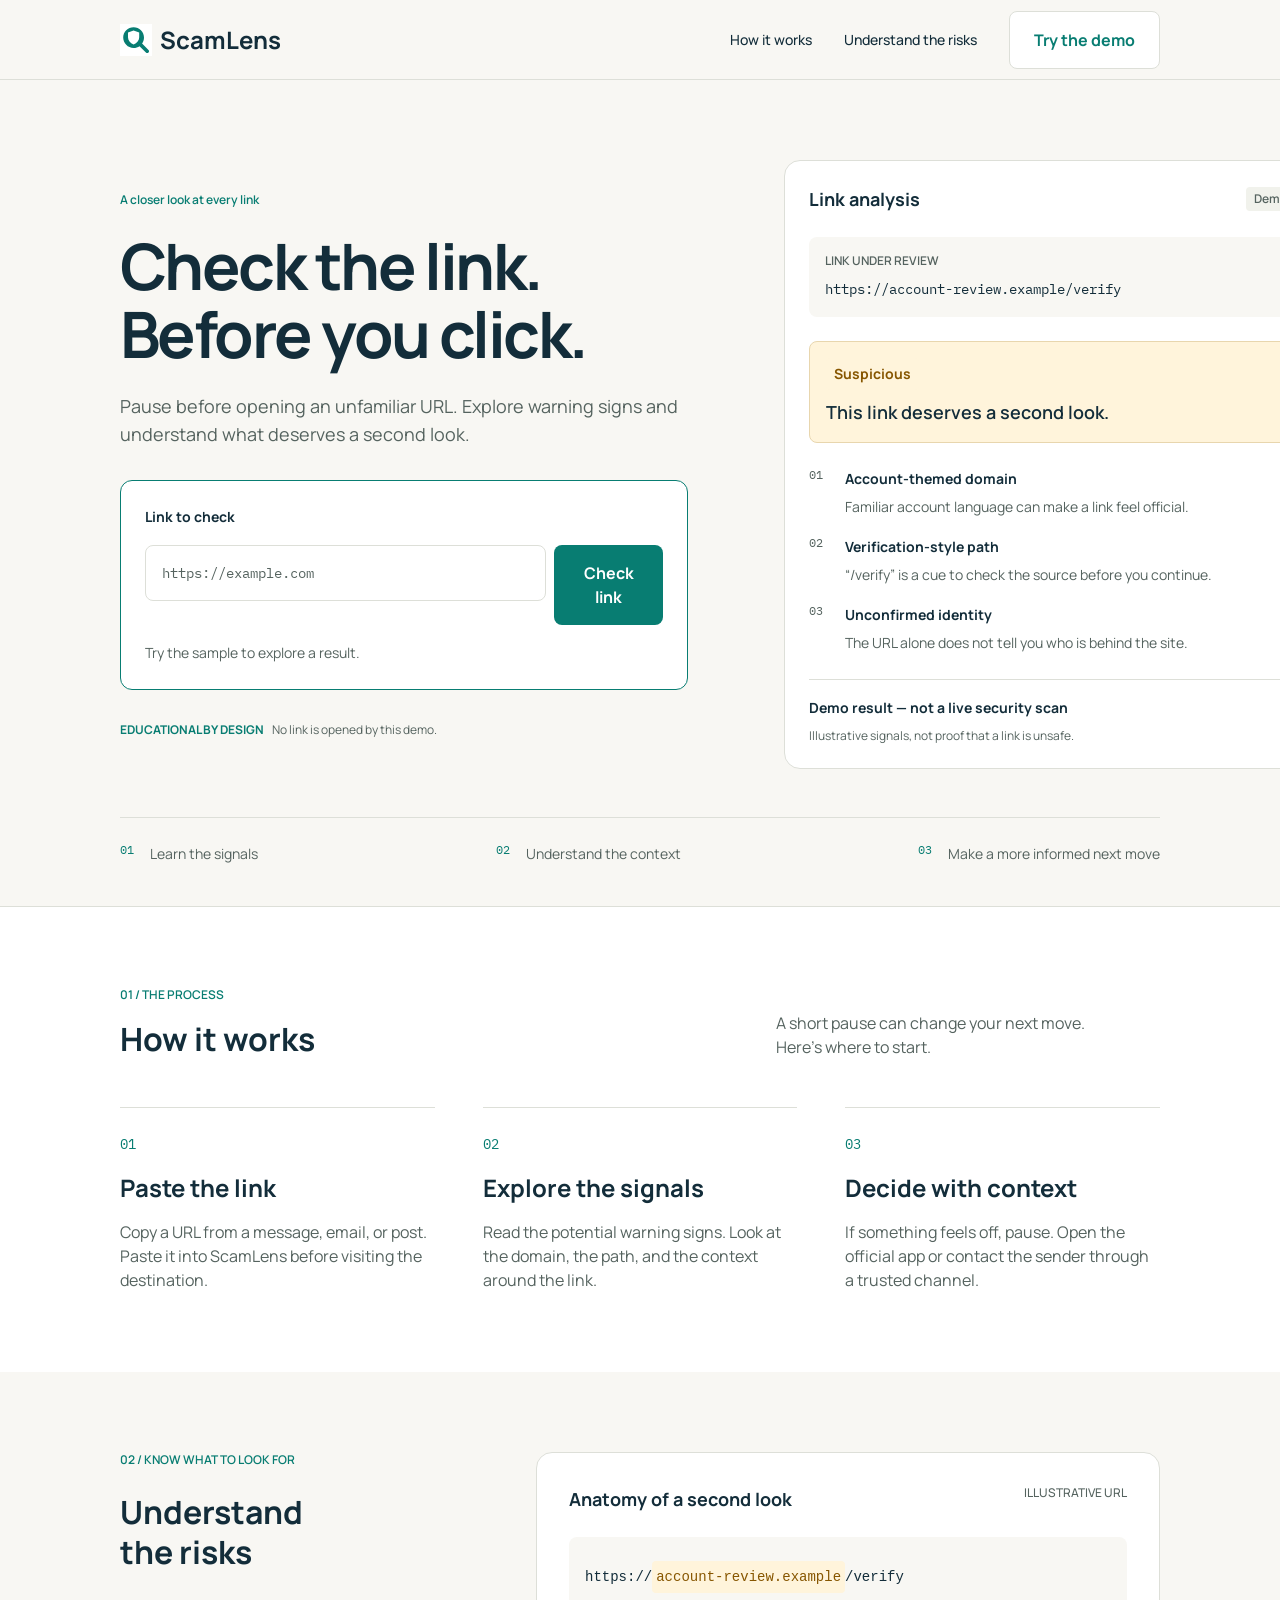
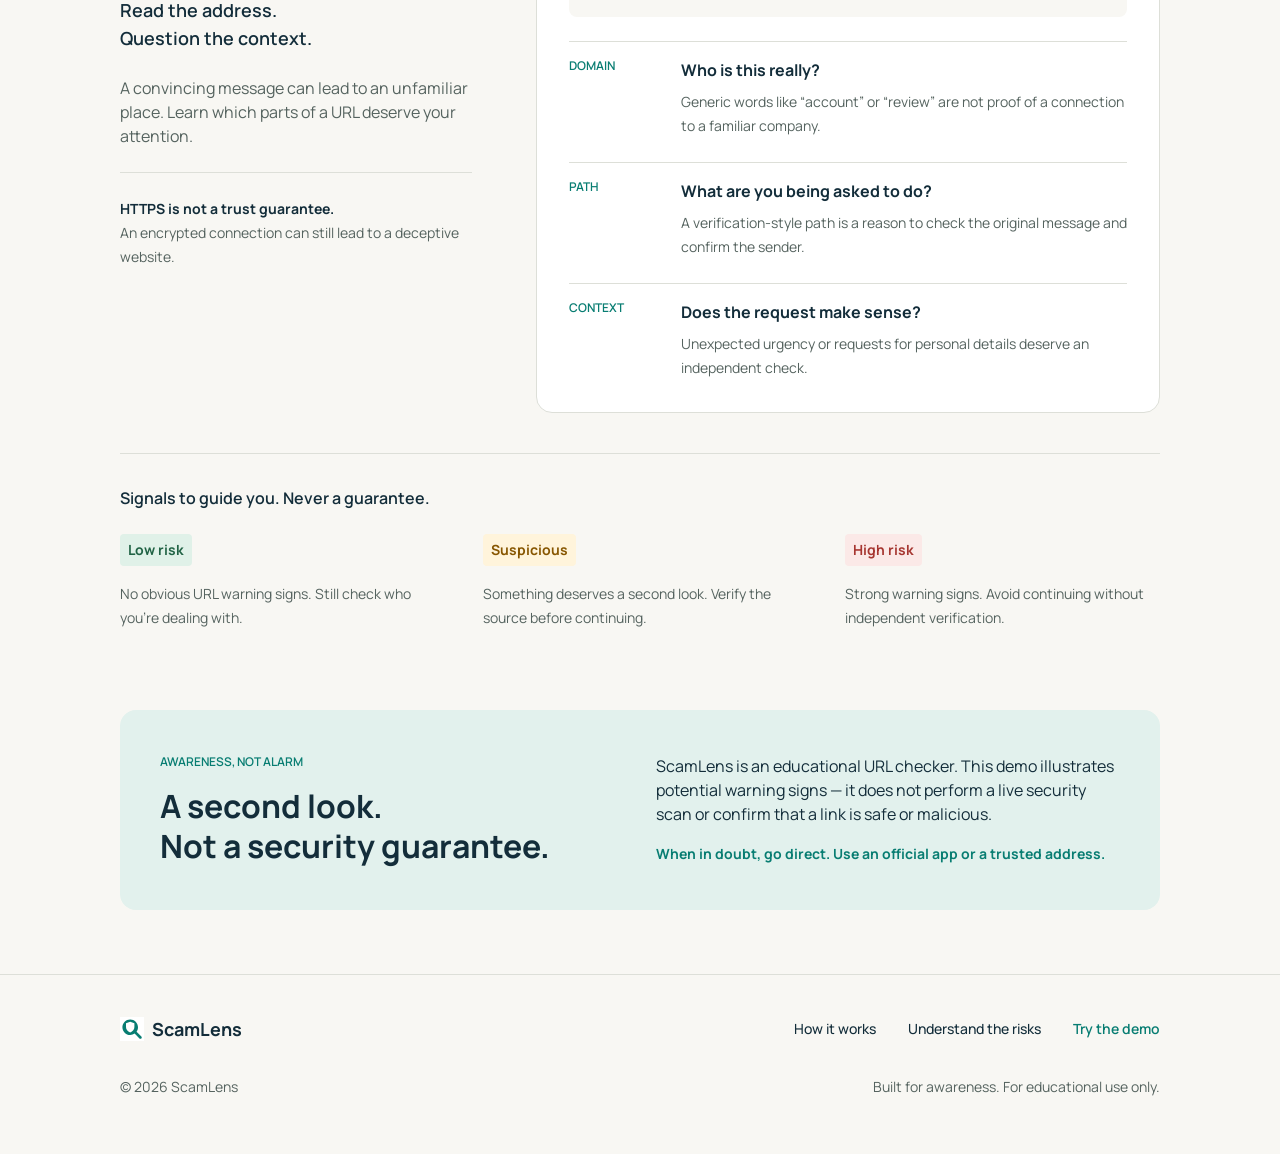
<file: v1/index.html>
<!DOCTYPE html>
<html lang="en">
<head>
  <meta charset="UTF-8">
  <meta name="viewport" content="width=device-width, initial-scale=1.0">
  <title>ScamLens — Check the link</title>
  <link rel="preconnect" href="https://fonts.googleapis.com">
  <link rel="preconnect" href="https://fonts.gstatic.com" crossorigin>
  <link href="https://fonts.googleapis.com/css2?family=IBM+Plex+Mono:wght@400&family=Manrope:wght@400;500;600;700&display=swap" rel="stylesheet">
  <link rel="stylesheet" href="styles.css">
</head>
<body>
  <header class="site-header">
    <a class="brand" href="#top" aria-label="ScamLens home">
      <img src="assets/scamlens-mark.svg" alt="" class="brand-mark">
      <span>ScamLens</span>
    </a>
    <nav class="nav" aria-label="Primary navigation">
      <a href="#how-it-works">How it works</a>
      <a href="#understand-risks">Understand the risks</a>
    </nav>
    <a class="button button-secondary" href="#checker">Try the demo</a>
  </header>

  <main id="top">
    <section class="hero-section" id="checker">
      <div class="hero-grid">
        <div class="hero-copy">
          <div class="hero-intro">
            <p class="eyebrow">A closer look at every link</p>
            <h1>Check the link.<br>Before you click.</h1>
            <p class="lead">Pause before opening an unfamiliar URL. Explore warning signs and understand what deserves a second look.</p>
          </div>

          <form class="checker-form" id="checker-form">
            <label for="url-input">Link to check</label>
            <div class="form-row">
              <input id="url-input" name="url" type="url" value="https://example.com" placeholder="https://example.com" autocomplete="url">
              <button class="button button-primary" type="submit">Check link</button>
            </div>
            <p class="form-note">Try the sample to explore a result.</p>
          </form>

          <p class="education-note"><strong>EDUCATIONAL BY DESIGN</strong><span>No link is opened by this demo.</span></p>
        </div>

        <article class="analysis-card" aria-live="polite">
          <div class="analysis-header">
            <h2>Link analysis</h2>
            <span class="demo-badge">Demo</span>
          </div>

          <div class="submitted-url">
            <span class="label">LINK UNDER REVIEW</span>
            <code id="submitted-url">https://account-review.example/verify</code>
          </div>

          <div class="status-panel">
            <span class="risk-badge suspicious" id="risk-badge">Suspicious</span>
            <p id="status-title">This link deserves a second look.</p>
          </div>

          <div class="warning-list">
            <div class="warning"><span class="warning-number">01</span><div><strong id="warning-title-1">Account-themed domain</strong><p id="warning-copy-1">Familiar account language can make a link feel official.</p></div></div>
            <div class="warning"><span class="warning-number">02</span><div><strong id="warning-title-2">Verification-style path</strong><p id="warning-copy-2">“/verify” is a cue to check the source before you continue.</p></div></div>
            <div class="warning"><span class="warning-number">03</span><div><strong id="warning-title-3">Unconfirmed identity</strong><p id="warning-copy-3">The URL alone does not tell you who is behind the site.</p></div></div>
          </div>

          <div class="demo-disclosure">
            <strong>Demo result — not a live security scan</strong>
            <p>Illustrative signals, not proof that a link is unsafe.</p>
          </div>
        </article>
      </div>

      <div class="principles">
        <span><b>01</b> Learn the signals</span>
        <span><b>02</b> Understand the context</span>
        <span><b>03</b> Make a more informed next move</span>
      </div>
    </section>

    <section class="how-section" id="how-it-works">
      <div class="section-heading">
        <div><p class="eyebrow">01 / THE PROCESS</p><h2>How it works</h2></div>
        <p class="section-support">A short pause can change your next move.<br>Here’s where to start.</p>
      </div>
      <div class="steps">
        <article class="step"><span>01</span><h3>Paste the link</h3><p>Copy a URL from a message, email, or post. Paste it into ScamLens before visiting the destination.</p></article>
        <article class="step"><span>02</span><h3>Explore the signals</h3><p>Read the potential warning signs. Look at the domain, the path, and the context around the link.</p></article>
        <article class="step"><span>03</span><h3>Decide with context</h3><p>If something feels off, pause. Open the official app or contact the sender through a trusted channel.</p></article>
      </div>
    </section>

    <section class="risks-section" id="understand-risks">
      <div class="risk-grid">
        <div class="risk-intro">
          <p class="eyebrow">02 / KNOW WHAT TO LOOK FOR</p>
          <h2>Understand<br>the risks</h2>
          <p class="risk-lead">Read the address.<br>Question the context.</p>
          <p>A convincing message can lead to an unfamiliar place. Learn which parts of a URL deserve your attention.</p>
          <div class="https-note"><strong>HTTPS is not a trust guarantee.</strong><p>An encrypted connection can still lead to a deceptive website.</p></div>
        </div>

        <article class="anatomy-card">
          <div class="anatomy-header"><h3>Anatomy of a second look</h3><span>ILLUSTRATIVE URL</span></div>
          <div class="address"><code>https://</code><code class="address-domain">account-review.example</code><code>/verify</code></div>
          <div class="anatomy-row"><span class="anatomy-label">DOMAIN</span><div><strong>Who is this really?</strong><p>Generic words like “account” or “review” are not proof of a connection to a familiar company.</p></div></div>
          <div class="anatomy-row"><span class="anatomy-label">PATH</span><div><strong>What are you being asked to do?</strong><p>A verification-style path is a reason to check the original message and confirm the sender.</p></div></div>
          <div class="anatomy-row"><span class="anatomy-label">CONTEXT</span><div><strong>Does the request make sense?</strong><p>Unexpected urgency or requests for personal details deserve an independent check.</p></div></div>
        </article>
      </div>

      <div class="risk-levels">
        <p class="risk-levels-title">Signals to guide you. Never a guarantee.</p>
        <div class="risk-level-grid">
          <article><span class="risk-badge low">Low risk</span><p>No obvious URL warning signs. Still check who you’re dealing with.</p></article>
          <article><span class="risk-badge suspicious">Suspicious</span><p>Something deserves a second look. Verify the source before continuing.</p></article>
          <article><span class="risk-badge high">High risk</span><p>Strong warning signs. Avoid continuing without independent verification.</p></article>
        </div>
      </div>
    </section>

    <section class="promise-section">
      <div class="promise-card">
        <div class="promise-heading"><p class="eyebrow">AWARENESS, NOT ALARM</p><h2>A second look.<br>Not a security guarantee.</h2></div>
        <div class="promise-copy"><p>ScamLens is an educational URL checker. This demo illustrates potential warning signs — it does not perform a live security scan or confirm that a link is safe or malicious.</p><strong>When in doubt, go direct. Use an official app or a trusted address.</strong></div>
      </div>
    </section>
  </main>

  <footer class="site-footer">
    <div class="footer-top">
      <a class="brand footer-brand" href="#top"><img src="assets/scamlens-mark.svg" alt="" class="brand-mark small"><span>ScamLens</span></a>
      <nav class="footer-nav" aria-label="Footer navigation"><a href="#how-it-works">How it works</a><a href="#understand-risks">Understand the risks</a><a class="footer-demo" href="#checker">Try the demo</a></nav>
    </div>
    <div class="footer-bottom"><span>© 2026 ScamLens</span><span>Built for awareness. For educational use only.</span></div>
  </footer>

  <script src="script.js"></script>
</body>
</html>
</file>
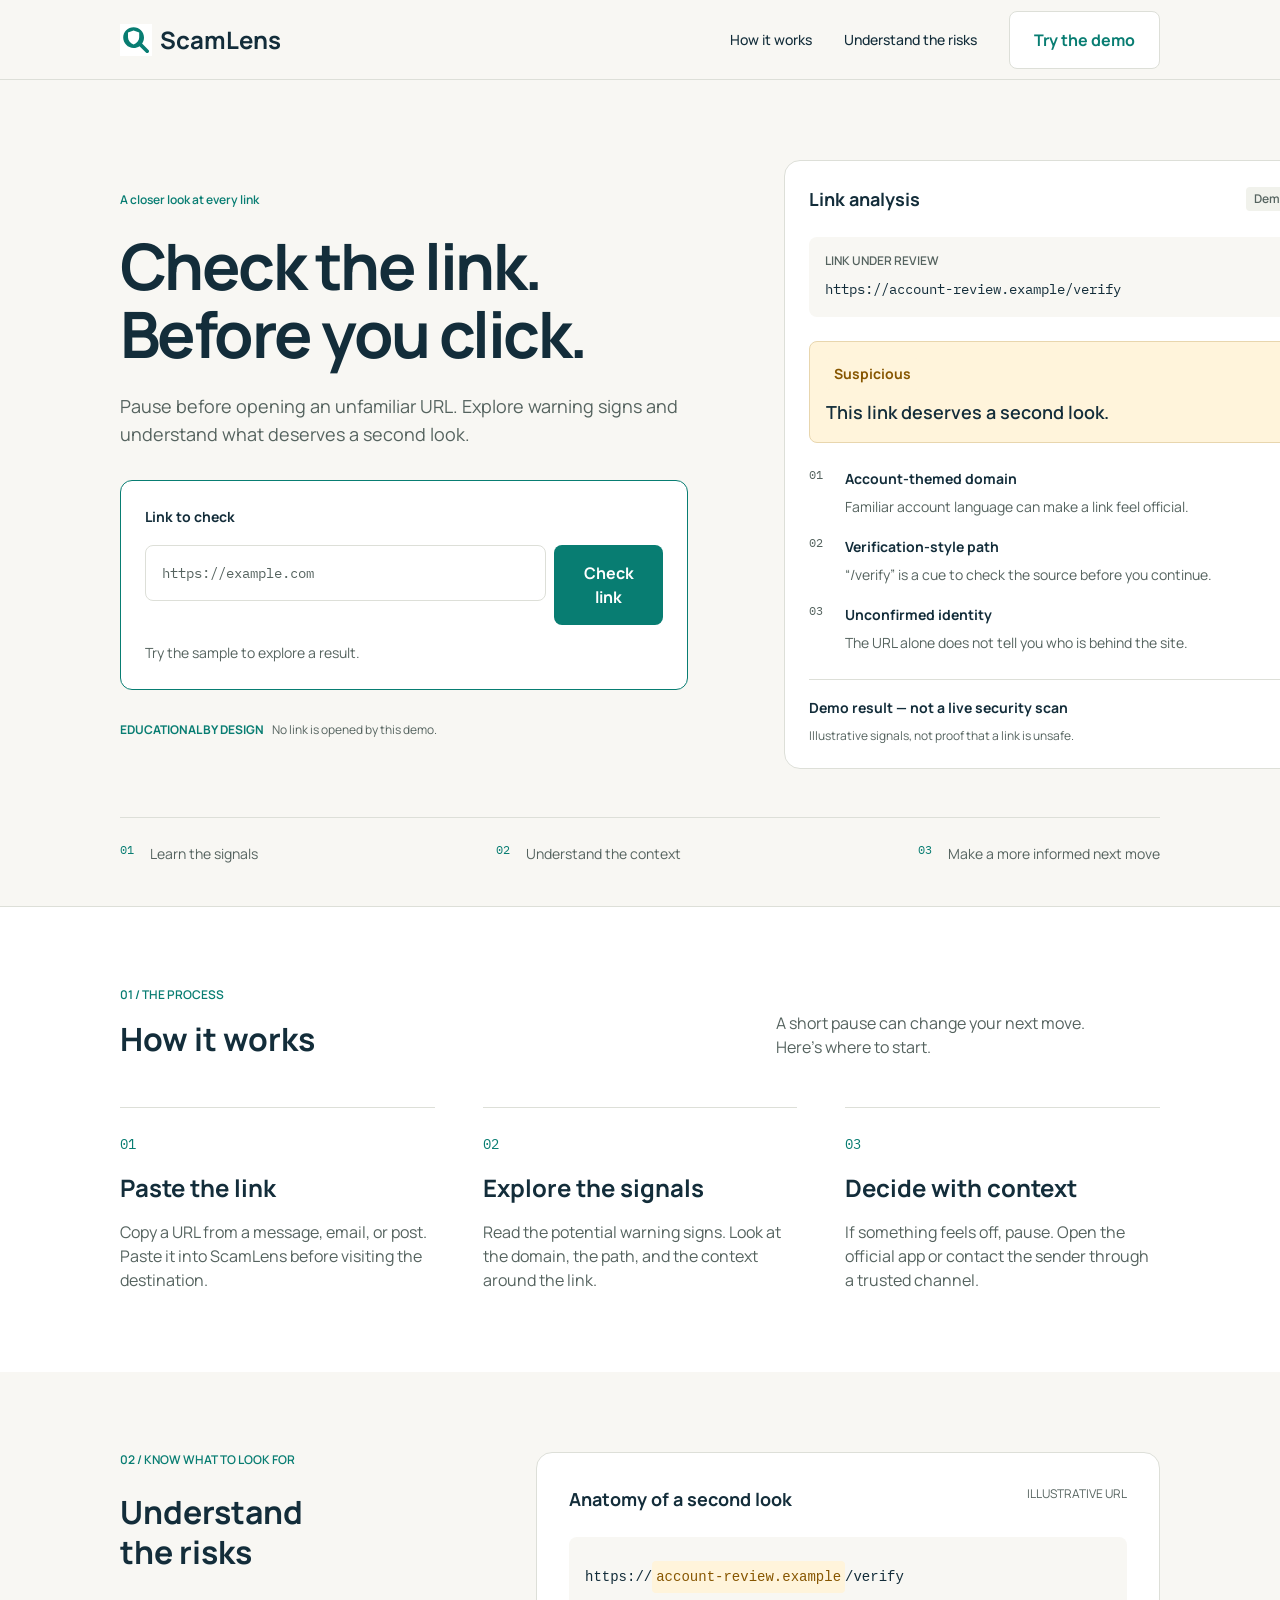
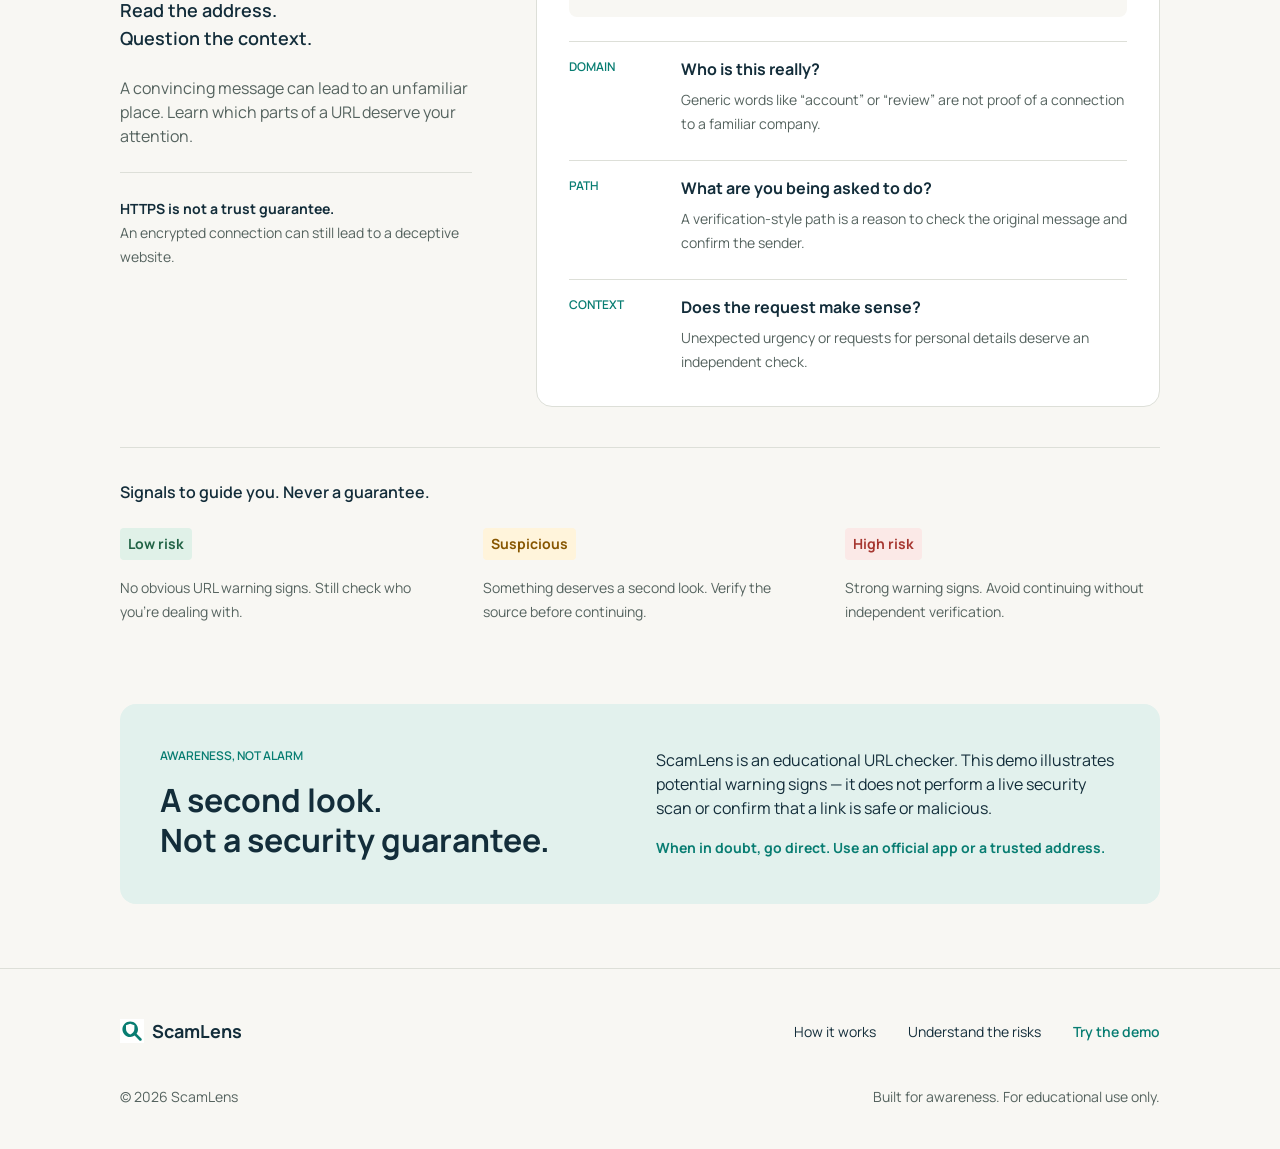
<file: v2/index.html>
<!DOCTYPE html>
<html lang="en">
<head>
  <meta charset="UTF-8">
  <meta name="viewport" content="width=device-width, initial-scale=1.0">
  <title>ScamLens — V2</title>
  <link rel="preconnect" href="https://fonts.googleapis.com">
  <link rel="preconnect" href="https://fonts.gstatic.com" crossorigin>
  <link href="https://fonts.googleapis.com/css2?family=IBM+Plex+Mono:wght@400&family=Manrope:wght@400;500;600;700&display=swap" rel="stylesheet">
  <link rel="stylesheet" href="styles.css">
</head>
<body>
  <header class="site-header">
    <a class="brand" href="#top" aria-label="ScamLens home"><img src="assets/scamlens-mark.svg" alt="" class="brand-mark"><span>ScamLens</span></a>
    <nav class="nav" aria-label="Primary navigation"><a href="#how-it-works">How it works</a><a href="#understand-risks">Understand the risks</a></nav>
    <a class="button button-secondary" href="#checker">Try the demo</a>
  </header>

  <main id="top">
    <section class="hero-section" id="checker">
      <div class="hero-grid">
        <div class="hero-copy">
          <div class="hero-intro">
            <p class="eyebrow">A closer look at every link</p>
            <h1>Check the link.<br>Before you click.</h1>
            <p class="lead">Pause before opening an unfamiliar URL. Explore warning signs and understand what deserves a second look.</p>
          </div>

          <form class="checker-form" id="checker-form" novalidate>
            <label for="url-input">Link to check</label>
            <div class="form-row">
              <input id="url-input" name="url" type="url" value="https://example.com" placeholder="https://example.com" autocomplete="url" aria-describedby="form-note">
              <button class="button button-primary" type="submit">Check link</button>
            </div>
            <p class="form-note" id="form-note">Try the sample to explore a result.</p>
          </form>

          <p class="education-note"><strong>EDUCATIONAL BY DESIGN</strong><span>No link is opened by this demo.</span></p>
        </div>

        <article class="analysis-card" aria-live="polite">
          <div class="analysis-header"><h2>Link analysis</h2><span class="demo-badge">Demo</span></div>
          <div class="submitted-url"><span class="label">LINK UNDER REVIEW</span><code id="submitted-url">https://account-review.example/verify</code></div>
          <div class="status-panel"><span class="risk-badge suspicious" id="risk-badge">Suspicious</span><p id="status-title">This link deserves a second look.</p></div>
          <div class="warning-list">
            <div class="warning"><span>01</span><div><strong>Account-themed domain</strong><p>Familiar account language can make a link feel official.</p></div></div>
            <div class="warning"><span>02</span><div><strong>Verification-style path</strong><p>“/verify” is a cue to check the source before you continue.</p></div></div>
            <div class="warning"><span>03</span><div><strong>Unconfirmed identity</strong><p>The URL alone does not tell you who is behind the site.</p></div></div>
          </div>
          <div class="demo-disclosure"><strong>Demo result — not a live security scan</strong><p>Illustrative signals, not proof that a link is unsafe.</p></div>
        </article>
      </div>

      <div class="principles"><span><b>01</b>Learn the signals</span><span><b>02</b>Understand the context</span><span><b>03</b>Make a more informed next move</span></div>
    </section>

    <section class="how-section" id="how-it-works">
      <div class="section-heading"><div><p class="eyebrow">01 / THE PROCESS</p><h2>How it works</h2></div><p class="section-support">A short pause can change your next move.<br>Here’s where to start.</p></div>
      <div class="steps">
        <article class="step"><span>01</span><h3>Paste the link</h3><p>Copy a URL from a message, email, or post. Paste it into ScamLens before visiting the destination.</p></article>
        <article class="step"><span>02</span><h3>Explore the signals</h3><p>Read the potential warning signs. Look at the domain, the path, and the context around the link.</p></article>
        <article class="step"><span>03</span><h3>Decide with context</h3><p>If something feels off, pause. Open the official app or contact the sender through a trusted channel.</p></article>
      </div>
    </section>

    <section class="risks-section" id="understand-risks">
      <div class="risk-grid">
        <div class="risk-intro"><p class="eyebrow">02 / KNOW WHAT TO LOOK FOR</p><h2>Understand<br>the risks</h2><p class="risk-lead">Read the address.<br>Question the context.</p><p>A convincing message can lead to an unfamiliar place. Learn which parts of a URL deserve your attention.</p><div class="https-note"><strong>HTTPS is not a trust guarantee.</strong><p>An encrypted connection can still lead to a deceptive website.</p></div></div>
        <article class="anatomy-card">
          <div class="anatomy-header"><h3>Anatomy of a second look</h3><span>ILLUSTRATIVE URL</span></div>
          <div class="address"><code>https://</code><code class="address-domain">account-review.example</code><code>/verify</code></div>
          <div class="anatomy-row"><span>DOMAIN</span><div><strong>Who is this really?</strong><p>Generic words like “account” or “review” are not proof of a connection to a familiar company.</p></div></div>
          <div class="anatomy-row"><span>PATH</span><div><strong>What are you being asked to do?</strong><p>A verification-style path is a reason to check the original message and confirm the sender.</p></div></div>
          <div class="anatomy-row"><span>CONTEXT</span><div><strong>Does the request make sense?</strong><p>Unexpected urgency or requests for personal details deserve an independent check.</p></div></div>
        </article>
      </div>
      <div class="risk-levels"><p class="risk-levels-title">Signals to guide you. Never a guarantee.</p><div class="risk-level-grid"><article><span class="risk-badge low">Low risk</span><p>No obvious URL warning signs. Still check who you’re dealing with.</p></article><article><span class="risk-badge suspicious">Suspicious</span><p>Something deserves a second look. Verify the source before continuing.</p></article><article><span class="risk-badge high">High risk</span><p>Strong warning signs. Avoid continuing without independent verification.</p></article></div></div>
    </section>

    <section class="promise-section"><div class="promise-card"><div class="promise-heading"><p class="eyebrow">AWARENESS, NOT ALARM</p><h2>A second look.<br>Not a security guarantee.</h2></div><div class="promise-copy"><p>ScamLens is an educational URL checker. This demo illustrates potential warning signs — it does not perform a live security scan or confirm that a link is safe or malicious.</p><strong>When in doubt, go direct. Use an official app or a trusted address.</strong></div></div></section>
  </main>

  <footer class="site-footer"><div class="footer-top"><a class="brand footer-brand" href="#top"><img src="assets/scamlens-mark.svg" alt="" class="brand-mark small"><span>ScamLens</span></a><nav class="footer-nav" aria-label="Footer navigation"><a href="#how-it-works">How it works</a><a href="#understand-risks">Understand the risks</a><a class="footer-demo" href="#checker">Try the demo</a></nav></div><div class="footer-bottom"><span>© 2026 ScamLens</span><span>Built for awareness. For educational use only.</span></div></footer>
  <script src="script.js"></script>
</body>
</html>
</file>
<file: v1/styles.css>
@import url('https://fonts.googleapis.com/css2?family=IBM+Plex+Mono:wght@400&family=Manrope:wght@400;500;600;700&display=swap');

:root {
  --paper: #f8f7f3;
  --white: #ffffff;
  --navy: #132d3a;
  --muted: #55635f;
  --teal: #087d72;
  --line: #dddfd8;
  --neutral: #f1f2ec;
  --amber: #fff4db;
  --amber-line: #e8d6ae;
  --amber-text: #875600;
  --green-soft: #e0f1e8;
  --green: #216345;
  --red-soft: #fbe9e7;
  --red: #a63630;
  --soft-teal: #e2f1ed;
  --font-family: 'Manrope', sans-serif;
  --font-mono: 'IBM Plex Mono', monospace;
  --radius-control: 8px;
  --radius-card: 16px;
  --radius-badge: 4px;
  --page-gutter: 120px;
  --size-label: 12px;
  --size-small: 14px;
  --size-body: 16px;
  --size-lead: 18px;
  --size-title: 24px;
  --size-heading: 32px;
  --size-hero: 64px;
}

* { box-sizing: border-box; }
html { scroll-behavior: smooth; }
body { margin: 0; background: var(--paper); color: var(--navy); font-family: var(--font-family); }
a { color: inherit; text-decoration: none; }
p, h1, h2, h3 { margin: 0; }

.site-header { height: 80px; padding: 24px var(--page-gutter); border-bottom: 1px solid var(--line); display: flex; align-items: center; justify-content: space-between; background: var(--paper); }
.brand { display: inline-flex; align-items: center; gap: 8px; font-size: var(--size-title); line-height: 32px; font-weight: 700; }
.brand-mark { width: 32px; height: 32px; }
.brand-mark.small { width: 24px; height: 24px; }
.nav { display: flex; gap: 32px; margin-left: auto; margin-right: 32px; font-size: var(--size-small); font-weight: 500; }
.button { min-height: 56px; display: inline-flex; align-items: center; justify-content: center; border: 0; border-radius: var(--radius-control); font: 700 var(--size-body)/24px var(--font-family); cursor: pointer; }
.button-secondary { min-height: 56px; padding: 16px 24px; background: var(--white); border: 1px solid var(--line); color: var(--teal); }
.button-primary { padding: 16px 24px; background: var(--teal); color: var(--white); }

.hero-section { padding: 80px var(--page-gutter) 40px; }
.hero-grid { display: grid; grid-template-columns: 568px 536px; gap: 96px; align-items: center; }
.hero-copy { display: flex; flex-direction: column; gap: 32px; }
.hero-intro { display: flex; flex-direction: column; gap: 24px; }
.eyebrow { color: var(--teal); font-size: var(--size-label); line-height: 16px; font-weight: 600; }
h1 { font-size: var(--size-hero); line-height: 68px; letter-spacing: -2.56px; font-weight: 700; }
.lead { max-width: 568px; color: var(--muted); font-size: var(--size-lead); line-height: 28px; }

.checker-form { padding: 24px; border: 1px solid var(--teal); border-radius: 12px; background: var(--white); display: flex; flex-direction: column; gap: 16px; }
.checker-form label { font-size: var(--size-small); line-height: 24px; font-weight: 700; }
.form-row { display: flex; gap: 8px; }
.form-row input { width: 100%; height: 56px; min-width: 0; border: 1px solid var(--line); border-radius: var(--radius-control); padding: 0 16px; color: var(--muted); font: 400 var(--size-small)/24px var(--font-mono); }
.form-row input:focus { outline: 2px solid rgba(8, 125, 114, .18); border-color: var(--teal); }
.form-note { color: var(--muted); font-size: var(--size-small); line-height: 24px; }
.education-note { display: flex; gap: 8px; font-size: var(--size-label); line-height: 16px; white-space: nowrap; }
.education-note strong { color: var(--teal); }
.education-note span { color: var(--muted); }

.analysis-card { width: 536px; padding: 24px; border: 1px solid var(--line); border-radius: var(--radius-card); background: var(--white); display: flex; flex-direction: column; gap: 24px; }
.analysis-header { display: flex; align-items: center; justify-content: space-between; }
.analysis-header h2 { font-size: var(--size-lead); line-height: 28px; }
.demo-badge { padding: 4px 8px; border-radius: var(--radius-badge); background: var(--neutral); color: var(--muted); font-size: var(--size-label); line-height: 16px; font-weight: 600; }
.submitted-url { display: flex; flex-direction: column; gap: 8px; padding: 16px; border-radius: var(--radius-control); background: var(--paper); }
.submitted-url .label { color: var(--muted); font-size: var(--size-label); line-height: 16px; font-weight: 600; }
.submitted-url code { overflow-wrap: anywhere; color: var(--navy); font: 400 var(--size-small)/24px var(--font-mono); }
.status-panel { display: flex; flex-direction: column; align-items: flex-start; gap: 8px; padding: 16px; border: 1px solid var(--amber-line); border-radius: var(--radius-control); background: var(--amber); }
.status-panel p { font-size: var(--size-lead); line-height: 28px; font-weight: 600; }
.risk-badge { display: inline-flex; width: fit-content; align-items: center; padding: 4px 8px; border-radius: var(--radius-badge); font-size: var(--size-small); line-height: 24px; font-weight: 700; }
.risk-badge.suspicious { background: var(--amber); color: var(--amber-text); }
.risk-badge.low { background: var(--green-soft); color: var(--green); }
.risk-badge.high { background: var(--red-soft); color: var(--red); }
.warning-list { display: flex; flex-direction: column; gap: 16px; }
.warning { display: grid; grid-template-columns: 20px 1fr; gap: 16px; align-items: start; }
.warning-number { color: var(--muted); font: 400 var(--size-label)/16px var(--font-mono); }
.warning div { display: flex; flex-direction: column; gap: 4px; }
.warning strong, .warning p { font-size: var(--size-small); line-height: 24px; }
.warning p { color: var(--muted); }
.demo-disclosure { border-top: 1px solid var(--line); padding-top: 16px; display: flex; flex-direction: column; gap: 8px; }
.demo-disclosure strong { font-size: var(--size-small); line-height: 24px; }
.demo-disclosure p { color: var(--muted); font-size: var(--size-label); line-height: 16px; }

.principles { margin-top: 48px; padding-top: 24px; border-top: 1px solid var(--line); display: flex; justify-content: space-between; color: var(--muted); font-size: var(--size-small); line-height: 24px; }
.principles span { display: flex; gap: 16px; }
.principles b { color: var(--teal); font: 400 var(--size-label)/16px var(--font-mono); }

.how-section { padding: 80px var(--page-gutter); border-top: 1px solid var(--line); background: var(--white); display: flex; flex-direction: column; gap: 48px; }
.section-heading { display: flex; align-items: end; justify-content: space-between; }
.section-heading > div { display: flex; flex-direction: column; gap: 16px; }
.section-heading h2, .risk-intro h2 { font-size: var(--size-heading); line-height: 40px; }
.section-support { width: 384px; color: var(--muted); font-size: var(--size-body); line-height: 24px; }
.steps { display: grid; grid-template-columns: repeat(3, 1fr); gap: 48px; }
.step { border-top: 1px solid var(--line); padding-top: 24px; display: flex; flex-direction: column; gap: 16px; }
.step > span { color: var(--teal); font: 400 var(--size-small)/24px var(--font-mono); }
.step h3 { font-size: var(--size-title); line-height: 32px; }
.step p { color: var(--muted); font-size: var(--size-body); line-height: 24px; }

.risks-section { padding: 80px var(--page-gutter); display: flex; flex-direction: column; gap: 40px; }
.risk-grid { display: grid; grid-template-columns: 352px 1fr; gap: 64px; align-items: start; }
.risk-intro { display: flex; flex-direction: column; gap: 24px; }
.risk-lead { color: var(--navy); font-size: var(--size-lead); line-height: 28px; font-weight: 600; }
.risk-intro > p:not(.eyebrow):not(.risk-lead) { color: var(--muted); font-size: var(--size-body); line-height: 24px; }
.https-note { border-top: 1px solid var(--line); padding-top: 24px; display: flex; flex-direction: column; font-size: var(--size-small); line-height: 24px; }
.https-note p { color: var(--muted); }
.anatomy-card { padding: 32px; border: 1px solid var(--line); border-radius: var(--radius-card); background: var(--white); display: flex; flex-direction: column; gap: 24px; }
.anatomy-header { display: flex; align-items: start; justify-content: space-between; }
.anatomy-header h3 { font-size: var(--size-lead); line-height: 28px; }
.anatomy-header span { color: var(--muted); font-size: var(--size-label); line-height: 16px; font-weight: 500; }
.address { display: flex; align-items: center; min-height: 72px; padding: 24px 16px; border-radius: var(--radius-control); background: var(--paper); font: 400 var(--size-small)/24px var(--font-mono); }
.address-domain { padding: 4px; border-radius: var(--radius-badge); background: var(--amber); color: var(--amber-text); }
.anatomy-row { display: grid; grid-template-columns: 88px 1fr; gap: 24px; border-top: 1px solid var(--line); padding-top: 16px; }
.anatomy-label { color: var(--teal); font-size: var(--size-label); line-height: 16px; font-weight: 600; }
.anatomy-row div { display: flex; flex-direction: column; gap: 8px; }
.anatomy-row strong { font-size: var(--size-body); line-height: 24px; }
.anatomy-row p { color: var(--muted); font-size: var(--size-small); line-height: 24px; }
.risk-levels { border-top: 1px solid var(--line); padding-top: 32px; display: flex; flex-direction: column; gap: 24px; }
.risk-levels-title { font-size: var(--size-body); line-height: 24px; font-weight: 600; }
.risk-level-grid { display: grid; grid-template-columns: repeat(3, 1fr); gap: 48px; }
.risk-level-grid article { display: flex; flex-direction: column; gap: 16px; }
.risk-level-grid p { color: var(--muted); font-size: var(--size-small); line-height: 24px; }

.promise-section { padding: 0 var(--page-gutter) 64px; }
.promise-card { min-height: 200px; padding: 40px; border-radius: var(--radius-card); background: var(--soft-teal); display: grid; grid-template-columns: 432px 1fr; gap: 64px; align-items: center; }
.promise-heading { display: flex; flex-direction: column; gap: 16px; }
.promise-heading h2 { font-size: var(--size-heading); line-height: 40px; }
.promise-copy { display: flex; flex-direction: column; gap: 16px; }
.promise-copy p { font-size: var(--size-body); line-height: 24px; }
.promise-copy strong { color: var(--teal); font-size: var(--size-small); line-height: 24px; }

.site-footer { min-height: 180px; padding: 40px var(--page-gutter); border-top: 1px solid var(--line); display: flex; flex-direction: column; gap: 32px; }
.footer-top, .footer-bottom { display: flex; align-items: center; justify-content: space-between; }
.footer-brand { font-size: var(--size-lead); line-height: 28px; }
.footer-nav { display: flex; gap: 32px; font-size: var(--size-small); line-height: 24px; }
.footer-nav a:first-child, .footer-nav a:nth-child(2) { font-weight: 500; }
.footer-demo { color: var(--teal); font-weight: 600; }
.footer-bottom { color: var(--muted); font-size: var(--size-small); line-height: 24px; }

@media (max-width: 1200px) {
  :root { --page-gutter: 48px; }
  .hero-grid { grid-template-columns: minmax(0, 1fr) minmax(440px, 1fr); gap: 48px; }
  .analysis-card { width: 100%; }
}

@media (max-width: 900px) {
  :root { --page-gutter: 24px; --size-hero: 48px; }
  .site-header { height: auto; min-height: 72px; padding-top: 16px; padding-bottom: 16px; }
  .nav { display: none; }
  .hero-section { padding-top: 48px; }
  .hero-grid, .risk-grid { grid-template-columns: 1fr; }
  .hero-grid { gap: 48px; }
  .hero-copy { max-width: 680px; }
  .analysis-card { max-width: 680px; }
  .principles { display: grid; grid-template-columns: 1fr; gap: 16px; }
  .section-heading { align-items: start; }
  .risk-grid { gap: 48px; }
  .risk-intro { max-width: 680px; }
  .promise-card { grid-template-columns: 1fr; gap: 32px; }
}

@media (max-width: 620px) {
  :root { --page-gutter: 16px; --size-hero: 40px; }
  .site-header { gap: 12px; }
  .brand { font-size: 20px; }
  .brand-mark { width: 28px; height: 28px; }
  .button-secondary { min-height: 48px; padding: 12px 14px; }
  .hero-section, .how-section, .risks-section { padding-top: 48px; padding-bottom: 48px; }
  h1 { line-height: 48px; letter-spacing: -1.6px; }
  .lead { font-size: 16px; line-height: 26px; }
  .checker-form { padding: 16px; }
  .form-row { flex-direction: column; }
  .form-row .button { width: 100%; }
  .education-note { white-space: normal; flex-wrap: wrap; }
  .analysis-card { padding: 16px; }
  .principles { font-size: 13px; }
  .section-heading { flex-direction: column; gap: 24px; }
  .section-support { width: auto; }
  .steps, .risk-level-grid { grid-template-columns: 1fr; gap: 32px; }
  .risk-grid { grid-template-columns: 1fr; }
  .anatomy-card { padding: 16px; }
  .anatomy-header { flex-direction: column; gap: 8px; }
  .address { align-items: flex-start; overflow-wrap: anywhere; flex-wrap: wrap; padding: 16px; }
  .address-domain { max-width: 100%; }
  .anatomy-row { grid-template-columns: 72px 1fr; gap: 16px; }
  .promise-section { padding-bottom: 48px; }
  .promise-card { padding: 24px 16px; }
  .footer-top { align-items: flex-start; gap: 24px; }
  .footer-nav { flex-direction: column; gap: 8px; text-align: right; }
  .footer-bottom { align-items: flex-start; flex-direction: column; gap: 8px; }
}
</file>
<file: v2/styles.css>
@import url('https://fonts.googleapis.com/css2?family=IBM+Plex+Mono:wght@400&family=Manrope:wght@400;500;600;700&display=swap');

:root {
  --paper: #f8f7f3; --white: #ffffff; --navy: #132d3a; --muted: #55635f;
  --teal: #087d72; --line: #dddfd8; --neutral: #f1f2ec;
  --amber: #fff4db; --amber-line: #e8d6ae; --amber-text: #875600;
  --green-soft: #e0f1e8; --green: #216345; --red-soft: #fbe9e7; --red: #a63630;
  --soft-teal: #e2f1ed;
  --font-family: 'Manrope', sans-serif; --font-mono: 'IBM Plex Mono', monospace;
  --space-4: 4px; --space-8: 8px; --space-16: 16px; --space-24: 24px;
  --space-32: 32px; --space-40: 40px; --space-48: 48px; --space-64: 64px;
  --space-80: 80px; --space-96: 96px; --space-120: 120px;
  --radius-control: 8px; --radius-card: 16px; --radius-badge: 4px;
  --page-gutter: var(--space-120); --size-label: 12px; --size-small: 14px;
  --size-body: 16px; --size-lead: 18px; --size-title: 24px;
  --size-heading: 32px; --size-hero: 64px;
}

* { box-sizing: border-box; }
html { scroll-behavior: smooth; }
body { margin: 0; background: var(--paper); color: var(--navy); font-family: var(--font-family); }
a { color: inherit; text-decoration: none; }
p, h1, h2, h3 { margin: 0; }

.site-header { height: 80px; padding: var(--space-24) var(--page-gutter); border-bottom: 1px solid var(--line); display: flex; align-items: center; justify-content: space-between; background: var(--paper); }
.brand { display: inline-flex; align-items: center; gap: var(--space-8); min-height: 44px; font-size: var(--size-title); line-height: 32px; font-weight: 700; }
.brand-mark { width: 32px; height: 32px; }.brand-mark.small { width: 24px; height: 24px; }
.nav { display: flex; gap: var(--space-32); margin-left: auto; margin-right: var(--space-32); font-size: var(--size-small); font-weight: 500; }.nav a { min-height: 44px; display: inline-flex; align-items: center; }
.button { min-height: 44px; display: inline-flex; align-items: center; justify-content: center; border: 0; border-radius: var(--radius-control); font: 700 var(--size-body)/24px var(--font-family); cursor: pointer; }
.button-secondary { min-height: 56px; padding: var(--space-16) var(--space-24); background: var(--white); border: 1px solid var(--line); color: var(--teal); }
.button-primary { min-height: 56px; padding: var(--space-16) var(--space-24); background: var(--teal); color: var(--white); }

.hero-section { padding: var(--space-80) var(--page-gutter) var(--space-40); }
.hero-grid { display: grid; grid-template-columns: 568px 536px; gap: var(--space-96); align-items: center; }
.hero-copy { display: flex; flex-direction: column; gap: var(--space-32); }.hero-intro { display: flex; flex-direction: column; gap: var(--space-24); }
.eyebrow { color: var(--teal); font-size: var(--size-label); line-height: 16px; font-weight: 600; }
h1 { font-size: var(--size-hero); line-height: 68px; letter-spacing: -2.56px; font-weight: 700; }.lead { max-width: 568px; color: var(--muted); font-size: var(--size-lead); line-height: 28px; }
.checker-form { padding: var(--space-24); border: 1px solid var(--teal); border-radius: 12px; background: var(--white); display: flex; flex-direction: column; gap: var(--space-16); }
.checker-form label { min-height: 24px; font-size: var(--size-small); line-height: 24px; font-weight: 700; }.form-row { display: flex; gap: var(--space-8); }
.form-row input { width: 100%; height: 56px; min-width: 0; border: 1px solid var(--line); border-radius: var(--radius-control); padding: 0 var(--space-16); color: var(--muted); font: 400 var(--size-small)/24px var(--font-mono); }
.checker-form.is-focused input { border-color: var(--teal); outline: 3px solid rgba(8,125,114,.14); }.checker-form.is-invalid input { border-color: var(--red); }.checker-form.is-invalid .form-note { color: var(--red); }.checker-form.is-loading input { background: var(--neutral); }
.form-note { min-height: 24px; color: var(--muted); font-size: var(--size-small); line-height: 24px; }.education-note { display: flex; gap: var(--space-8); font-size: var(--size-label); line-height: 16px; }.education-note strong { color: var(--teal); }.education-note span { color: var(--muted); }

.analysis-card { width: 536px; padding: var(--space-24); border: 1px solid var(--line); border-radius: var(--radius-card); background: var(--white); display: flex; flex-direction: column; gap: var(--space-24); }.analysis-header { display: flex; align-items: center; justify-content: space-between; }.analysis-header h2 { font-size: var(--size-lead); line-height: 28px; }
.demo-badge { padding: var(--space-4) var(--space-8); border-radius: var(--radius-badge); background: var(--neutral); color: var(--muted); font-size: var(--size-label); line-height: 16px; font-weight: 600; }.submitted-url { display: flex; flex-direction: column; gap: var(--space-8); padding: var(--space-16); border-radius: var(--radius-control); background: var(--paper); }.submitted-url .label { color: var(--muted); font-size: var(--size-label); line-height: 16px; font-weight: 600; }.submitted-url code { overflow-wrap: anywhere; color: var(--navy); font: 400 var(--size-small)/24px var(--font-mono); }
.status-panel { display: flex; flex-direction: column; align-items: flex-start; gap: var(--space-8); padding: var(--space-16); border: 1px solid var(--amber-line); border-radius: var(--radius-control); background: var(--amber); }.status-panel p { font-size: var(--size-lead); line-height: 28px; font-weight: 600; }.risk-badge { display: inline-flex; width: fit-content; align-items: center; padding: var(--space-4) var(--space-8); border-radius: var(--radius-badge); font-size: var(--size-small); line-height: 24px; font-weight: 700; }.risk-badge.suspicious { background: var(--amber); color: var(--amber-text); }.risk-badge.low { background: var(--green-soft); color: var(--green); }.risk-badge.high { background: var(--red-soft); color: var(--red); }
.warning-list { display: flex; flex-direction: column; gap: var(--space-16); }.warning { display: grid; grid-template-columns: 20px 1fr; gap: var(--space-16); align-items: start; }.warning > span { color: var(--muted); font: 400 var(--size-label)/16px var(--font-mono); }.warning div { display: flex; flex-direction: column; gap: var(--space-4); }.warning strong, .warning p { font-size: var(--size-small); line-height: 24px; }.warning p { color: var(--muted); }.demo-disclosure { border-top: 1px solid var(--line); padding-top: var(--space-16); display: flex; flex-direction: column; gap: var(--space-8); }.demo-disclosure strong { font-size: var(--size-small); line-height: 24px; }.demo-disclosure p { color: var(--muted); font-size: var(--size-label); line-height: 16px; }
.principles { margin-top: var(--space-48); padding-top: var(--space-24); border-top: 1px solid var(--line); display: flex; justify-content: space-between; color: var(--muted); font-size: var(--size-small); line-height: 24px; }.principles span { display: flex; gap: var(--space-16); }.principles b { color: var(--teal); font: 400 var(--size-label)/16px var(--font-mono); }

.how-section { padding: var(--space-80) var(--page-gutter); border-top: 1px solid var(--line); background: var(--white); display: flex; flex-direction: column; gap: var(--space-48); }.section-heading { display: flex; align-items: end; justify-content: space-between; }.section-heading > div { display: flex; flex-direction: column; gap: var(--space-16); }.section-heading h2, .risk-intro h2 { font-size: var(--size-heading); line-height: 40px; }.section-support { width: 384px; color: var(--muted); font-size: var(--size-body); line-height: 24px; }.steps { display: grid; grid-template-columns: repeat(3,1fr); gap: var(--space-48); }.step { border-top: 1px solid var(--line); padding-top: var(--space-24); display: flex; flex-direction: column; gap: var(--space-16); }.step > span { color: var(--teal); font: 400 var(--size-small)/24px var(--font-mono); }.step h3 { font-size: var(--size-title); line-height: 32px; }.step p { color: var(--muted); font-size: var(--size-body); line-height: 24px; }

.risks-section { padding: var(--space-80) var(--page-gutter); display: flex; flex-direction: column; gap: var(--space-40); }.risk-grid { display: grid; grid-template-columns: 352px 1fr; gap: var(--space-64); align-items: start; }.risk-intro { display: flex; flex-direction: column; gap: var(--space-24); }.risk-lead { color: var(--navy); font-size: var(--size-lead); line-height: 28px; font-weight: 600; }.risk-intro > p:not(.eyebrow):not(.risk-lead) { color: var(--muted); font-size: var(--size-body); line-height: 24px; }.https-note { border-top: 1px solid var(--line); padding-top: var(--space-24); display: flex; flex-direction: column; font-size: var(--size-small); line-height: 24px; }.https-note p { color: var(--muted); }.anatomy-card { padding: var(--space-32); border: 1px solid var(--line); border-radius: var(--radius-card); background: var(--white); display: flex; flex-direction: column; gap: var(--space-24); }.anatomy-header { display: flex; justify-content: space-between; }.anatomy-header h3 { font-size: var(--size-lead); line-height: 28px; }.anatomy-header span { color: var(--muted); font-size: var(--size-label); }.address { display: flex; align-items: center; min-height: 72px; padding: var(--space-24) var(--space-16); border-radius: var(--radius-control); background: var(--paper); font: 400 var(--size-small)/24px var(--font-mono); }.address-domain { padding: var(--space-4); border-radius: var(--radius-badge); background: var(--amber); color: var(--amber-text); }.anatomy-row { display: grid; grid-template-columns: 88px 1fr; gap: var(--space-24); border-top: 1px solid var(--line); padding-top: var(--space-16); }.anatomy-row > span { color: var(--teal); font-size: var(--size-label); font-weight: 600; }.anatomy-row div { display: flex; flex-direction: column; gap: var(--space-8); }.anatomy-row strong { font-size: var(--size-body); }.anatomy-row p { color: var(--muted); font-size: var(--size-small); line-height: 24px; }.risk-levels { border-top: 1px solid var(--line); padding-top: var(--space-32); display: flex; flex-direction: column; gap: var(--space-24); }.risk-levels-title { font-size: var(--size-body); line-height: 24px; font-weight: 600; }.risk-level-grid { display: grid; grid-template-columns: repeat(3,1fr); gap: var(--space-48); }.risk-level-grid article { display: flex; flex-direction: column; gap: var(--space-16); }.risk-level-grid p { color: var(--muted); font-size: var(--size-small); line-height: 24px; }

.promise-section { padding: 0 var(--page-gutter) var(--space-64); }.promise-card { min-height: 200px; padding: var(--space-40); border-radius: var(--radius-card); background: var(--soft-teal); display: grid; grid-template-columns: 432px 1fr; gap: var(--space-64); align-items: center; }.promise-heading { display: flex; flex-direction: column; gap: var(--space-16); }.promise-heading h2 { font-size: var(--size-heading); line-height: 40px; }.promise-copy { display: flex; flex-direction: column; gap: var(--space-16); }.promise-copy p { font-size: var(--size-body); line-height: 24px; }.promise-copy strong { color: var(--teal); font-size: var(--size-small); line-height: 24px; }

.site-footer { min-height: 180px; padding: var(--space-40) var(--page-gutter); border-top: 1px solid var(--line); display: flex; flex-direction: column; gap: var(--space-32); }.footer-top, .footer-bottom { display: flex; align-items: center; justify-content: space-between; }.footer-brand { font-size: var(--size-lead); line-height: 28px; }.footer-nav { display: flex; gap: var(--space-32); font-size: var(--size-small); }.footer-nav a { min-height: 44px; display: inline-flex; align-items: center; }.footer-demo { color: var(--teal); font-weight: 600; }.footer-bottom { color: var(--muted); font-size: var(--size-small); line-height: 24px; }

@media (max-width: 1200px) { :root { --page-gutter: var(--space-48); }.hero-grid { grid-template-columns: minmax(0,1fr) minmax(440px,1fr); gap: var(--space-48); }.analysis-card { width: 100%; } }
@media (max-width: 900px) { :root { --page-gutter: var(--space-24); --size-hero: 48px; }.nav { display: none; }.hero-section { padding-top: var(--space-48); }.hero-grid, .risk-grid { grid-template-columns: 1fr; }.hero-grid { gap: var(--space-48); }.analysis-card { max-width: 680px; }.principles { display: grid; grid-template-columns: 1fr; gap: var(--space-16); }.risk-grid { gap: var(--space-48); }.promise-card { grid-template-columns: 1fr; gap: var(--space-32); } }
@media (max-width: 620px) {
  :root { --page-gutter: 20px; --size-hero: 40px; }
  .site-header { width: 100%; height: auto; min-height: 72px; gap: var(--space-16); flex-wrap: nowrap; }.brand { flex: 0 0 auto; white-space: nowrap; font-size: 20px; }.brand-mark { flex: 0 0 28px; width: 28px; height: 28px; }.button-secondary { flex: 0 0 auto; min-width: 122px; min-height: 44px; padding: var(--space-8) var(--space-16); white-space: nowrap; }
  .hero-section, .how-section, .risks-section { padding-top: var(--space-48); padding-bottom: var(--space-48); }.hero-grid { grid-template-columns: 1fr; }.hero-copy, .analysis-card { width: 100%; }.hero-intro { gap: var(--space-16); }h1 { line-height: 48px; letter-spacing: -1.6px; }.lead { font-size: var(--size-body); line-height: 26px; }.checker-form { padding: var(--space-16); }.form-row { flex-direction: column; }.form-row .button { width: 100%; }.education-note { flex-wrap: wrap; }
  .analysis-card { padding: var(--space-16); }.principles { font-size: 13px; }.section-heading { flex-direction: column; gap: var(--space-24); }.section-support { width: auto; }.steps, .risk-level-grid { grid-template-columns: 1fr; gap: var(--space-32); }.risk-grid { grid-template-columns: 1fr; }.anatomy-card { padding: var(--space-16); }.anatomy-header { flex-direction: column; gap: var(--space-8); }.address { align-items: flex-start; flex-wrap: wrap; padding: var(--space-16); }.anatomy-row { grid-template-columns: 72px 1fr; gap: var(--space-16); }.promise-section { padding-bottom: var(--space-48); }.promise-card { padding: var(--space-24) var(--space-16); }.footer-top { align-items: flex-start; gap: var(--space-24); }.footer-nav { flex-direction: column; gap: var(--space-8); text-align: right; }.footer-bottom { align-items: flex-start; flex-direction: column; gap: var(--space-8); }
}
</file>
